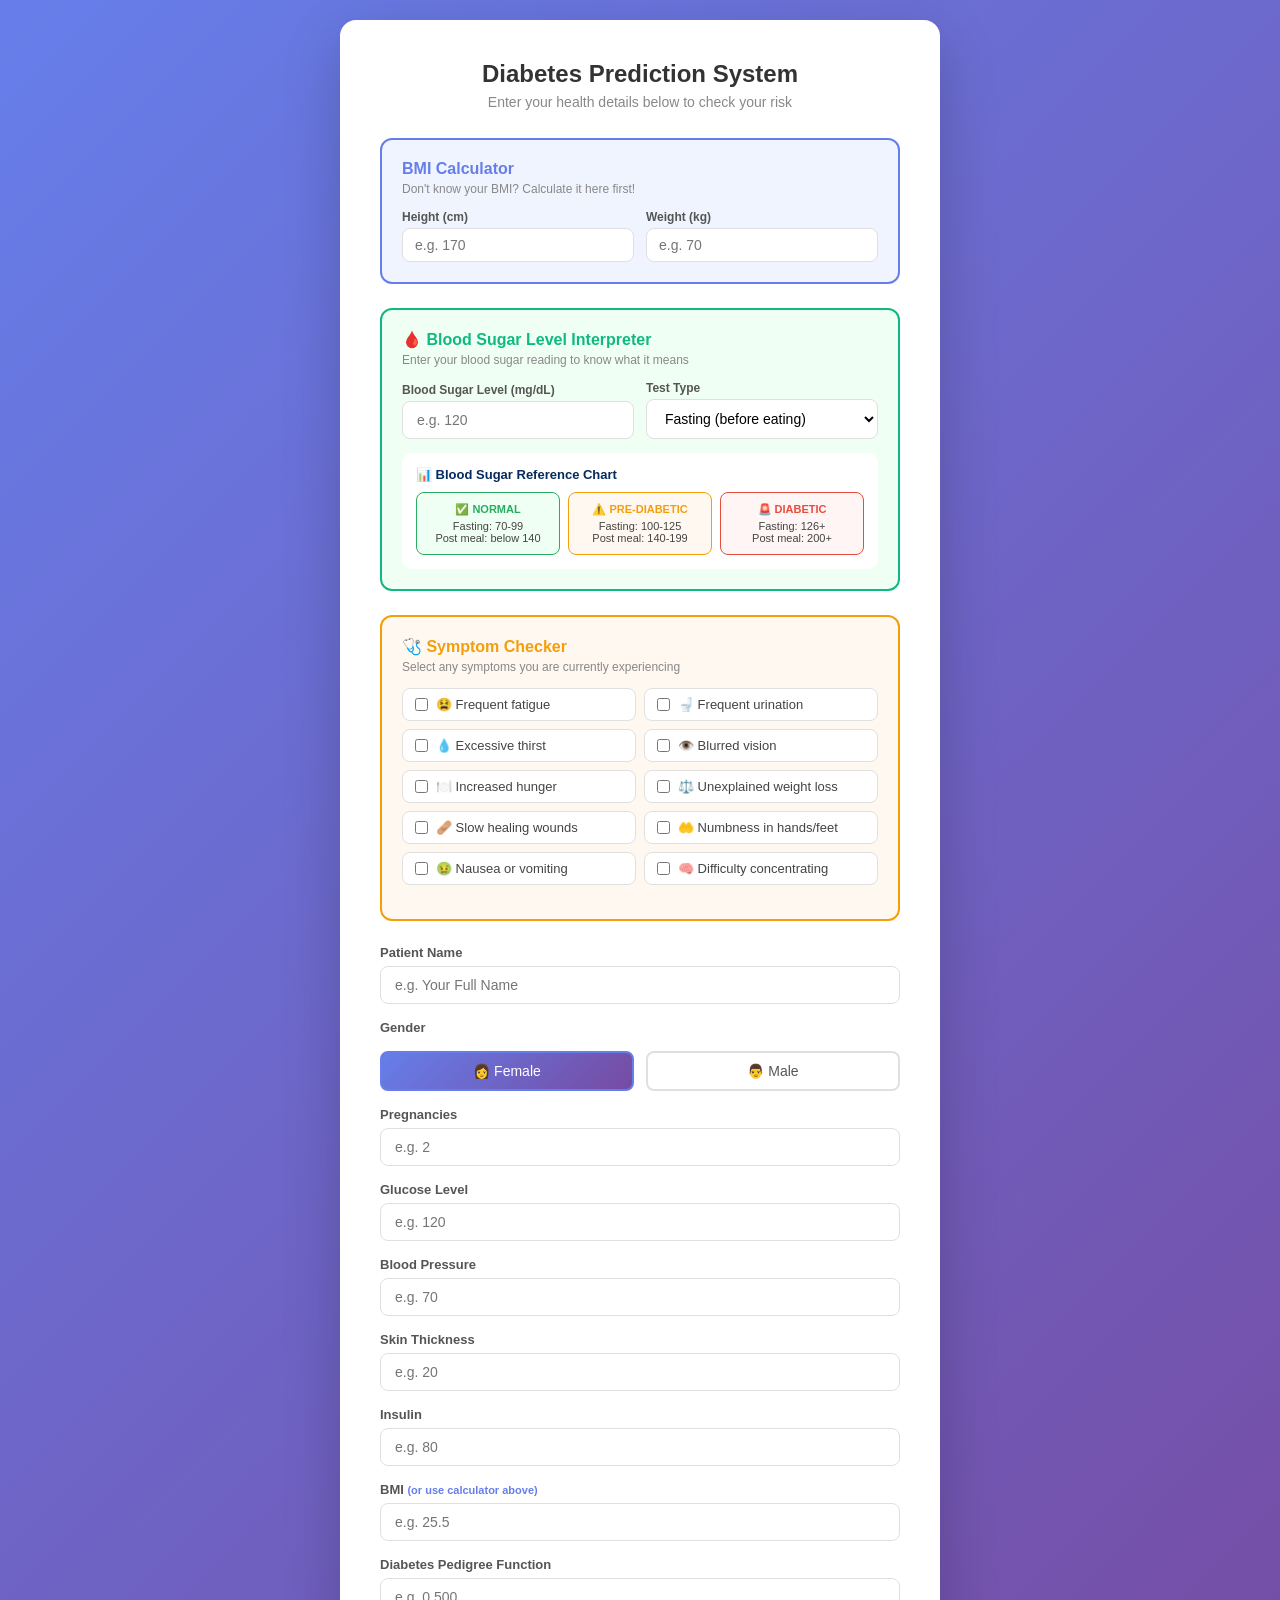
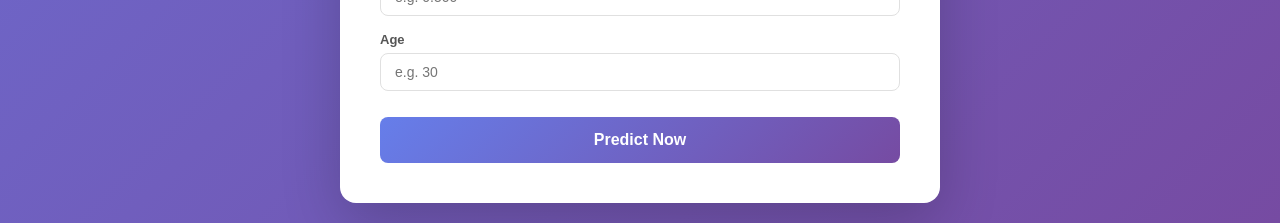
<file: templates/index.html>
<!DOCTYPE html>
<html lang="en">
<head>
  <meta charset="UTF-8">
  <meta name="viewport" content="width=device-width, initial-scale=1.0">
  <title>Diabetes Prediction System</title>
  <link rel="stylesheet" href="/static/style.css">
</head>
<body>
  <div class="container">
    <h1>Diabetes Prediction System</h1>
    <p class="subtitle">Enter your health details below to check your risk</p>

    <!-- BMI CALCULATOR -->
    <div style="background:#f0f4ff;border:2px solid #667eea;border-radius:12px;padding:20px;margin-bottom:24px;">
      <h3 style="color:#667eea;font-size:16px;margin:0 0 4px;">BMI Calculator</h3>
      <p style="font-size:12px;color:#888;margin:0 0 14px;">Don't know your BMI? Calculate it here first!</p>
      <div style="display:flex;gap:12px;">
        <div style="flex:1;">
          <label style="display:block;font-size:12px;font-weight:600;color:#555;margin-bottom:4px;">Height (cm)</label>
          <input type="number" id="height" placeholder="e.g. 170" oninput="calculateBMI()"
          style="width:100%;padding:8px 12px;border:1.5px solid #e0e0e0;border-radius:8px;font-size:14px;box-sizing:border-box;">
        </div>
        <div style="flex:1;">
          <label style="display:block;font-size:12px;font-weight:600;color:#555;margin-bottom:4px;">Weight (kg)</label>
          <input type="number" id="weight" placeholder="e.g. 70" oninput="calculateBMI()"
          style="width:100%;padding:8px 12px;border:1.5px solid #e0e0e0;border-radius:8px;font-size:14px;box-sizing:border-box;">
        </div>
      </div>
      <div id="bmi-result" style="display:none;margin-top:14px;background:white;border-radius:8px;padding:12px 16px;text-align:center;">
        <p style="font-size:14px;color:#333;margin:4px 0;">Your BMI: <strong id="bmi-value" style="font-size:22px;color:#667eea;">--</strong></p>
        <p id="bmi-category" style="font-size:14px;font-weight:600;margin:4px 0;"></p>
        <button type="button" onclick="useBMI()"
        style="margin-top:10px;padding:8px 20px;font-size:13px;background:#667eea;color:white;border:none;border-radius:8px;cursor:pointer;width:auto;">
          Use this BMI in form below
        </button>
      </div>
    </div>

    <!-- BLOOD SUGAR INTERPRETER -->
    <div style="background:#f0fff4;border:2px solid #10B981;border-radius:12px;padding:20px;margin-bottom:24px;">
      <h3 style="color:#10B981;font-size:16px;margin:0 0 4px;font-weight:700;">🩸 Blood Sugar Level Interpreter</h3>
      <p style="font-size:12px;color:#888;margin:0 0 14px;">Enter your blood sugar reading to know what it means</p>
      <div style="display:flex;gap:12px;align-items:flex-end;margin-bottom:14px;">
        <div style="flex:1;">
          <label style="display:block;font-size:12px;font-weight:600;color:#555;margin-bottom:4px;">Blood Sugar Level (mg/dL)</label>
          <input type="number" id="blood-sugar" placeholder="e.g. 120" oninput="interpretBloodSugar()"
          style="width:100%;padding:10px 14px;border:1.5px solid #e0e0e0;border-radius:8px;font-size:14px;box-sizing:border-box;">
        </div>
        <div style="flex:1;">
          <label style="display:block;font-size:12px;font-weight:600;color:#555;margin-bottom:4px;">Test Type</label>
          <select id="test-type" onchange="interpretBloodSugar()"
          style="width:100%;padding:10px 14px;border:1.5px solid #e0e0e0;border-radius:8px;font-size:14px;box-sizing:border-box;background:white;">
            <option value="fasting">Fasting (before eating)</option>
            <option value="postmeal">Post Meal (after eating)</option>
            <option value="random">Random</option>
          </select>
        </div>
      </div>
      <div id="sugar-result" style="display:none;border-radius:10px;padding:16px;text-align:center;">
        <div id="sugar-icon" style="font-size:32px;margin-bottom:8px;"></div>
        <div id="sugar-status" style="font-size:18px;font-weight:700;margin-bottom:6px;"></div>
        <div id="sugar-range" style="font-size:12px;color:#666;margin-bottom:10px;"></div>
        <div id="sugar-advice" style="font-size:13px;padding:10px;border-radius:8px;"></div>
      </div>
      <div style="background:white;border-radius:10px;padding:14px;margin-top:12px;">
        <h4 style="font-size:13px;font-weight:700;color:#062B5E;margin-bottom:10px;">📊 Blood Sugar Reference Chart</h4>
        <div style="display:grid;grid-template-columns:1fr 1fr 1fr;gap:8px;">
          <div style="background:#f0fff4;border-radius:8px;padding:10px;text-align:center;border:1px solid #27ae60;">
            <div style="font-size:11px;font-weight:700;color:#27ae60;margin-bottom:4px;">✅ NORMAL</div>
            <div style="font-size:11px;color:#444;">Fasting: 70-99</div>
            <div style="font-size:11px;color:#444;">Post meal: below 140</div>
          </div>
          <div style="background:#fff8f0;border-radius:8px;padding:10px;text-align:center;border:1px solid #F59E0B;">
            <div style="font-size:11px;font-weight:700;color:#F59E0B;margin-bottom:4px;">⚠️ PRE-DIABETIC</div>
            <div style="font-size:11px;color:#444;">Fasting: 100-125</div>
            <div style="font-size:11px;color:#444;">Post meal: 140-199</div>
          </div>
          <div style="background:#fff5f5;border-radius:8px;padding:10px;text-align:center;border:1px solid #e74c3c;">
            <div style="font-size:11px;font-weight:700;color:#e74c3c;margin-bottom:4px;">🚨 DIABETIC</div>
            <div style="font-size:11px;color:#444;">Fasting: 126+</div>
            <div style="font-size:11px;color:#444;">Post meal: 200+</div>
          </div>
        </div>
      </div>
    </div>

    <!-- SYMPTOM CHECKER -->
    <div style="background:#fff8f0;border:2px solid #F59E0B;border-radius:12px;padding:20px;margin-bottom:24px;">
      <h3 style="color:#F59E0B;font-size:16px;margin:0 0 4px;font-weight:700;">🩺 Symptom Checker</h3>
      <p style="font-size:12px;color:#888;margin:0 0 14px;">Select any symptoms you are currently experiencing</p>
      <div style="display:grid;grid-template-columns:1fr 1fr;gap:8px;margin-bottom:14px;">
        <label style="display:flex;align-items:center;gap:8px;background:white;padding:8px 12px;border-radius:8px;border:1px solid #e0e0e0;cursor:pointer;font-size:13px;color:#444;">
          <input type="checkbox" class="symptom-check" onchange="checkSymptoms()"> 😫 Frequent fatigue
        </label>
        <label style="display:flex;align-items:center;gap:8px;background:white;padding:8px 12px;border-radius:8px;border:1px solid #e0e0e0;cursor:pointer;font-size:13px;color:#444;">
          <input type="checkbox" class="symptom-check" onchange="checkSymptoms()"> 🚽 Frequent urination
        </label>
        <label style="display:flex;align-items:center;gap:8px;background:white;padding:8px 12px;border-radius:8px;border:1px solid #e0e0e0;cursor:pointer;font-size:13px;color:#444;">
          <input type="checkbox" class="symptom-check" onchange="checkSymptoms()"> 💧 Excessive thirst
        </label>
        <label style="display:flex;align-items:center;gap:8px;background:white;padding:8px 12px;border-radius:8px;border:1px solid #e0e0e0;cursor:pointer;font-size:13px;color:#444;">
          <input type="checkbox" class="symptom-check" onchange="checkSymptoms()"> 👁️ Blurred vision
        </label>
        <label style="display:flex;align-items:center;gap:8px;background:white;padding:8px 12px;border-radius:8px;border:1px solid #e0e0e0;cursor:pointer;font-size:13px;color:#444;">
          <input type="checkbox" class="symptom-check" onchange="checkSymptoms()"> 🍽️ Increased hunger
        </label>
        <label style="display:flex;align-items:center;gap:8px;background:white;padding:8px 12px;border-radius:8px;border:1px solid #e0e0e0;cursor:pointer;font-size:13px;color:#444;">
          <input type="checkbox" class="symptom-check" onchange="checkSymptoms()"> ⚖️ Unexplained weight loss
        </label>
        <label style="display:flex;align-items:center;gap:8px;background:white;padding:8px 12px;border-radius:8px;border:1px solid #e0e0e0;cursor:pointer;font-size:13px;color:#444;">
          <input type="checkbox" class="symptom-check" onchange="checkSymptoms()"> 🩹 Slow healing wounds
        </label>
        <label style="display:flex;align-items:center;gap:8px;background:white;padding:8px 12px;border-radius:8px;border:1px solid #e0e0e0;cursor:pointer;font-size:13px;color:#444;">
          <input type="checkbox" class="symptom-check" onchange="checkSymptoms()"> 🤲 Numbness in hands/feet
        </label>
        <label style="display:flex;align-items:center;gap:8px;background:white;padding:8px 12px;border-radius:8px;border:1px solid #e0e0e0;cursor:pointer;font-size:13px;color:#444;">
          <input type="checkbox" class="symptom-check" onchange="checkSymptoms()"> 🤢 Nausea or vomiting
        </label>
        <label style="display:flex;align-items:center;gap:8px;background:white;padding:8px 12px;border-radius:8px;border:1px solid #e0e0e0;cursor:pointer;font-size:13px;color:#444;">
          <input type="checkbox" class="symptom-check" onchange="checkSymptoms()"> 🧠 Difficulty concentrating
        </label>
      </div>
      <div id="symptom-result" style="display:none;border-radius:8px;padding:12px 16px;margin-top:8px;text-align:center;">
        <p id="symptom-text" style="font-size:14px;font-weight:600;margin:0;"></p>
        <p id="symptom-advice" style="font-size:12px;margin:6px 0 0;"></p>
      </div>
    </div>

    <!-- PREDICTION FORM -->
    <form action="/predict" method="POST">
      <div class="form-group">
        <label>Patient Name</label>
        <input type="text" name="patient_name" placeholder="e.g. Your Full Name" required>
      </div>

      <div class="form-group">
        <label>Gender</label>
        <div style="display:flex;gap:12px;margin-top:4px;">
          <button type="button" id="btn-female" onclick="selectGender('female')"
          style="flex:1;padding:10px;font-size:14px;border:2px solid #667eea;border-radius:8px;background:linear-gradient(135deg,#667eea,#764ba2);color:white;cursor:pointer;font-weight:500;">
            👩 Female
          </button>
          <button type="button" id="btn-male" onclick="selectGender('male')"
          style="flex:1;padding:10px;font-size:14px;border:2px solid #e0e0e0;border-radius:8px;background:white;color:#555;cursor:pointer;font-weight:500;">
            👨 Male
          </button>
        </div>
      </div>

      <div class="form-group" id="pregnancies-group">
        <label>Pregnancies</label>
        <input type="number" name="pregnancies" id="pregnancies" placeholder="e.g. 2" min="0" required>
      </div>
      <div class="form-group">
        <label>Glucose Level</label>
        <input type="number" name="glucose" placeholder="e.g. 120" min="0" required>
      </div>
      <div class="form-group">
        <label>Blood Pressure</label>
        <input type="number" name="bloodpressure" placeholder="e.g. 70" min="0" required>
      </div>
      <div class="form-group">
        <label>Skin Thickness</label>
        <input type="number" name="skinthickness" placeholder="e.g. 20" min="0" required>
      </div>
      <div class="form-group">
        <label>Insulin</label>
        <input type="number" name="insulin" placeholder="e.g. 80" min="0" required>
      </div>
      <div class="form-group">
        <label>BMI <span style="font-size:11px;color:#667eea;">(or use calculator above)</span></label>
        <input type="number" step="0.1" name="bmi" id="bmi-input" placeholder="e.g. 25.5" min="0" required>
      </div>
      <div class="form-group">
        <label>Diabetes Pedigree Function</label>
        <input type="number" step="0.001" name="dpf" placeholder="e.g. 0.500" min="0" required>
      </div>
      <div class="form-group">
        <label>Age</label>
        <input type="number" name="age" placeholder="e.g. 30" min="0" required>
      </div>
      <button type="submit">Predict Now</button>
    </form>
  </div>

  <script>
    function interpretBloodSugar() {
      var sugar = parseFloat(document.getElementById('blood-sugar').value);
      var testType = document.getElementById('test-type').value;
      var resultDiv = document.getElementById('sugar-result');
      var iconEl = document.getElementById('sugar-icon');
      var statusEl = document.getElementById('sugar-status');
      var rangeEl = document.getElementById('sugar-range');
      var adviceEl = document.getElementById('sugar-advice');

      if (!sugar || sugar <= 0) {
        resultDiv.style.display = 'none';
        return;
      }

      resultDiv.style.display = 'block';
      var status, icon, color, bg, range, advice;

      if (testType === 'fasting') {
        if (sugar < 70) {
          status = 'LOW BLOOD SUGAR'; icon = '⬇️'; color = '#3498db'; bg = '#e8f4fd';
          range = 'Normal fasting range: 70-99 mg/dL';
          advice = 'Your blood sugar is too low! Eat something sweet immediately. Consult your doctor.';
        } else if (sugar <= 99) {
          status = 'NORMAL'; icon = '✅'; color = '#27ae60'; bg = '#f0fff4';
          range = 'Normal fasting range: 70-99 mg/dL';
          advice = 'Your fasting blood sugar is normal. Keep maintaining a healthy lifestyle!';
        } else if (sugar <= 125) {
          status = 'PRE-DIABETIC'; icon = '⚠️'; color = '#f39c12'; bg = '#fff8f0';
          range = 'Pre-diabetic fasting range: 100-125 mg/dL';
          advice = 'You are in the pre-diabetic range. Consult a doctor and make lifestyle changes immediately.';
        } else {
          status = 'DIABETIC RANGE'; icon = '🚨'; color = '#e74c3c'; bg = '#fff5f5';
          range = 'Diabetic fasting range: 126+ mg/dL';
          advice = 'Your blood sugar is in the diabetic range. Please consult a doctor immediately.';
        }
      } else if (testType === 'postmeal') {
        if (sugar < 140) {
          status = 'NORMAL'; icon = '✅'; color = '#27ae60'; bg = '#f0fff4';
          range = 'Normal post meal range: below 140 mg/dL';
          advice = 'Your post meal blood sugar is normal. Keep maintaining your healthy diet!';
        } else if (sugar <= 199) {
          status = 'PRE-DIABETIC'; icon = '⚠️'; color = '#f39c12'; bg = '#fff8f0';
          range = 'Pre-diabetic post meal range: 140-199 mg/dL';
          advice = 'You are in the pre-diabetic range. Reduce carbohydrates and consult a doctor.';
        } else {
          status = 'DIABETIC RANGE'; icon = '🚨'; color = '#e74c3c'; bg = '#fff5f5';
          range = 'Diabetic post meal range: 200+ mg/dL';
          advice = 'Your post meal blood sugar is very high. Please consult a doctor immediately.';
        }
      } else {
        if (sugar < 140) {
          status = 'NORMAL'; icon = '✅'; color = '#27ae60'; bg = '#f0fff4';
          range = 'Normal random range: below 140 mg/dL';
          advice = 'Your random blood sugar reading is normal. Keep maintaining a healthy lifestyle!';
        } else if (sugar <= 199) {
          status = 'BORDERLINE'; icon = '⚠️'; color = '#f39c12'; bg = '#fff8f0';
          range = 'Borderline random range: 140-199 mg/dL';
          advice = 'Your blood sugar is borderline. Please do a fasting test and consult your doctor.';
        } else {
          status = 'DIABETIC RANGE'; icon = '🚨'; color = '#e74c3c'; bg = '#fff5f5';
          range = 'Diabetic random range: 200+ mg/dL';
          advice = 'Your random blood sugar is very high. Please consult a doctor immediately.';
        }
      }

      resultDiv.style.background = bg;
      resultDiv.style.border = '1.5px solid ' + color;
      iconEl.textContent = icon;
      statusEl.textContent = status;
      statusEl.style.color = color;
      rangeEl.textContent = range;
      adviceEl.textContent = advice;
      adviceEl.style.background = 'white';
      adviceEl.style.color = '#444';
    }

    function selectGender(gender) {
      var femaleBtn = document.getElementById('btn-female');
      var maleBtn = document.getElementById('btn-male');
      var pregGroup = document.getElementById('pregnancies-group');
      var pregInput = document.getElementById('pregnancies');

      if (gender === 'male') {
        maleBtn.style.background = 'linear-gradient(135deg,#667eea,#764ba2)';
        maleBtn.style.color = 'white';
        maleBtn.style.borderColor = '#667eea';
        femaleBtn.style.background = 'white';
        femaleBtn.style.color = '#555';
        femaleBtn.style.borderColor = '#e0e0e0';
        pregGroup.style.display = 'none';
        pregInput.value = 0;
        pregInput.required = false;
      } else {
        femaleBtn.style.background = 'linear-gradient(135deg,#667eea,#764ba2)';
        femaleBtn.style.color = 'white';
        femaleBtn.style.borderColor = '#667eea';
        maleBtn.style.background = 'white';
        maleBtn.style.color = '#555';
        maleBtn.style.borderColor = '#e0e0e0';
        pregGroup.style.display = 'block';
        pregInput.value = '';
        pregInput.required = true;
      }
    }

    function checkSymptoms() {
      var checked = document.querySelectorAll('.symptom-check:checked').length;
      var resultDiv = document.getElementById('symptom-result');
      var textEl = document.getElementById('symptom-text');
      var adviceEl = document.getElementById('symptom-advice');

      if (checked === 0) { resultDiv.style.display = 'none'; return; }
      resultDiv.style.display = 'block';

      if (checked <= 2) {
        resultDiv.style.background = '#f0fff4';
        resultDiv.style.border = '1.5px solid #27ae60';
        textEl.style.color = '#27ae60';
        textEl.textContent = '✅ Low Symptom Count (' + checked + ' symptoms)';
        adviceEl.style.color = '#555';
        adviceEl.textContent = 'You have few symptoms. Still fill the form below for accurate prediction.';
      } else if (checked <= 5) {
        resultDiv.style.background = '#fff8f0';
        resultDiv.style.border = '1.5px solid #F59E0B';
        textEl.style.color = '#F59E0B';
        textEl.textContent = '⚠️ Moderate Symptom Count (' + checked + ' symptoms)';
        adviceEl.style.color = '#555';
        adviceEl.textContent = 'You have moderate symptoms. Please fill the prediction form below immediately.';
      } else {
        resultDiv.style.background = '#fff5f5';
        resultDiv.style.border = '1.5px solid #e74c3c';
        textEl.style.color = '#e74c3c';
        textEl.textContent = '🚨 High Symptom Count (' + checked + ' symptoms)';
        adviceEl.style.color = '#555';
        adviceEl.textContent = 'You have many diabetes symptoms! Fill the form below and consult a doctor immediately.';
      }
    }

    function calculateBMI() {
      var height = parseFloat(document.getElementById('height').value);
      var weight = parseFloat(document.getElementById('weight').value);
      if (height > 0 && weight > 0) {
        var bmi = weight / ((height/100) * (height/100));
        var bmiRounded = Math.round(bmi * 10) / 10;
        document.getElementById('bmi-value').textContent = bmiRounded;
        document.getElementById('bmi-result').style.display = 'block';
        var category = '', color = '';
        if (bmi < 18.5) { category = 'Underweight'; color = '#3498db'; }
        else if (bmi < 25) { category = 'Normal weight'; color = '#27ae60'; }
        else if (bmi < 30) { category = 'Overweight'; color = '#f39c12'; }
        else { category = 'Obese'; color = '#e74c3c'; }
        var catEl = document.getElementById('bmi-category');
        catEl.textContent = category;
        catEl.style.color = color;
      } else {
        document.getElementById('bmi-result').style.display = 'none';
      }
    }

    function useBMI() {
      var bmiValue = document.getElementById('bmi-value').textContent;
      document.getElementById('bmi-input').value = bmiValue;
      alert('BMI ' + bmiValue + ' has been added to the form!');
    }
  </script>
</body>
</html>
</file>
<file: static/style.css>
* {
  margin: 0;
  padding: 0;
  box-sizing: border-box;
}

body {
  font-family: 'Segoe UI', Arial, sans-serif;
  background: linear-gradient(135deg, #667eea 0%, #764ba2 100%);
  min-height: 100vh;
  display: flex;
  align-items: center;
  justify-content: center;
  padding: 20px;
}

.container {
  background: white;
  max-width: 600px;
  width: 100%;
  padding: 40px;
  border-radius: 16px;
  box-shadow: 0 20px 60px rgba(0,0,0,0.2);
}

h1 {
  font-size: 24px;
  color: #333;
  margin-bottom: 6px;
  text-align: center;
}

.subtitle {
  text-align: center;
  color: #888;
  font-size: 14px;
  margin-bottom: 28px;
}

.form-group {
  margin-bottom: 16px;
}

.form-group label {
  display: block;
  font-size: 13px;
  font-weight: 600;
  color: #555;
  margin-bottom: 6px;
}

.form-group input {
  width: 100%;
  padding: 10px 14px;
  border: 1.5px solid #e0e0e0;
  border-radius: 8px;
  font-size: 14px;
  color: #333;
  transition: border 0.2s;
}

.form-group input:focus {
  outline: none;
  border-color: #667eea;
}

button {
  width: 100%;
  padding: 14px;
  background: linear-gradient(135deg, #667eea, #764ba2);
  color: white;
  border: none;
  border-radius: 8px;
  font-size: 16px;
  font-weight: 600;
  cursor: pointer;
  margin-top: 10px;
  transition: opacity 0.2s;
}

button:hover {
  opacity: 0.9;
}

.result-box {
  text-align: center;
}

.result-icon {
  margin-bottom: 20px;
}

.icon-danger {
  width: 70px;
  height: 70px;
  background: #ffe5e5;
  color: #e74c3c;
  border-radius: 50%;
  font-size: 36px;
  font-weight: bold;
  display: flex;
  align-items: center;
  justify-content: center;
  margin: 0 auto;
}

.icon-safe {
  width: 70px;
  height: 70px;
  background: #e5f9ee;
  color: #27ae60;
  border-radius: 50%;
  font-size: 36px;
  font-weight: bold;
  display: flex;
  align-items: center;
  justify-content: center;
  margin: 0 auto;
}

.text-danger {
  color: #e74c3c;
  font-size: 32px;
  margin: 10px 0;
}

.text-safe {
  color: #27ae60;
  font-size: 32px;
  margin: 10px 0;
}

.confidence-box {
  background: #f8f8f8;
  border-radius: 10px;
  padding: 16px;
  margin: 20px 0;
}

.confidence-box p {
  font-size: 13px;
  color: #888;
  margin-bottom: 8px;
}

.confidence-bar {
  background: #e0e0e0;
  border-radius: 20px;
  height: 10px;
  overflow: hidden;
}

.confidence-fill {
  height: 100%;
  background: linear-gradient(90deg, #667eea, #764ba2);
  border-radius: 20px;
}

.confidence-num {
  font-size: 20px;
  font-weight: 700;
  color: #667eea;
  margin-top: 8px;
}

.tips {
  background: #f0f4ff;
  border-left: 4px solid #667eea;
  border-radius: 0 8px 8px 0;
  padding: 14px;
  margin: 16px 0;
  text-align: left;
  font-size: 14px;
  color: #555;
}

.btn-back {
  display: inline-block;
  margin-top: 10px;
  padding: 12px 32px;
  background: linear-gradient(135deg, #667eea, #764ba2);
  color: white;
  text-decoration:
  .tips-section {
  text-align: left;
  border-radius: 12px;
  padding: 20px 24px;
  margin: 20px 0;
}

.tips-section h3 {
  font-size: 16px;
  font-weight: 700;
  margin-bottom: 14px;
}

.danger-tips {
  background: #fff5f5;
  border-left: 4px solid #e74c3c;
}

.danger-tips h3 {
  color: #e74c3c;
}

.safe-tips {
  background: #f0fff4;
  border-left: 4px solid #27ae60;
}

.safe-tips h3 {
  color: #27ae60;
}

.tips-section ul {
  list-style: none;
  padding: 0;
  margin: 0;
}

.tips-section ul li {
  display: flex;
  align-items: flex-start;
  gap: 10px;
  padding: 8px 0;
  border-bottom: 0.5px solid rgba(0,0,0,0.06);
  font-size: 13px;
  color: #444;
  line-height: 1.6;
}

.tips-section ul li:last-child {
  border-bottom: none;
}

.tip-icon {
  font-size: 16px;
  flex-shrink: 0;
  margin-top: 2px;
}
.bmi-calculator {
  background: #f0f4ff !important;
  border: 1.5px solid #667eea !important;
  border-radius: 12px;
  padding: 20px;
  margin-bottom: 24px;
}

.bmi-calculator h3 {
  color: #667eea;
  font-size: 16px;
  margin-bottom: 4px;
}

.bmi-subtitle {
  font-size: 12px;
  color: #888;
  margin-bottom: 14px;
}

.bmi-inputs {
  display: flex;
  gap: 12px;
}

.bmi-field {
  flex: 1;
}

.bmi-field label {
  display: block;
  font-size: 12px;
  font-weight: 600;
  color: #555;
  margin-bottom: 4px;
}

.bmi-field input {
  width: 100%;
  padding: 8px 12px;
  border: 1.5px solid #e0e0e0;
  border-radius: 8px;
  font-size: 14px;
  box-sizing: border-box;
}

.bmi-result {
  margin-top: 14px;
  background: white;
  border-radius: 8px;
  padding: 12px 16px;
  text-align: center;
}

.bmi-result p {
  font-size: 14px;
  color: #333;
  margin: 4px 0;
}

.bmi-result strong {
  font-size: 22px;
  color: #667eea;
}

.bmi-category {
  font-size: 14px;
  font-weight: 600;
  margin: 4px 0;
}

.bmi-result button {
  margin-top: 10px;
  padding: 8px 20px;
  font-size: 13px;
  background: #667eea;
  color: white;
  border: none;
  border-radius: 8px;
  cursor: pointer;
  width: auto;
}

.bmi-hint {
  font-size: 11px;
  color: #667eea;
  font-weight: 400;
}
.risk-level {
  margin: 16px 0;
  text-align: center;
}

.risk-badge {
  display: inline-block;
  padding: 10px 28px;
  border-radius: 30px;
  font-size: 16px;
  font-weight: 700;
  letter-spacing: 1px;
  margin-bottom: 8px;
}

.risk-low {
  background: #e5f9ee;
  color: #27ae60;
  border: 2px solid #27ae60;
}

.risk-medium {
  background: #fff8e5;
  color: #f39c12;
  border: 2px solid #f39c12;
}

.risk-high {
  background: #fff0f0;
  color: #e74c3c;
  border: 2px solid #e74c3c;
}

.risk-desc {
  font-size: 13px;
  color: #666;
  margin: 0;
}
.btn-download {
  display: inline-block;
  width: 100%;
  padding: 12px 32px;
  background: linear-gradient(135deg, #10B981, #059669);
  color: white;
  border: none;
  border-radius: 8px;
  font-size: 15px;
  font-weight: 600;
  cursor: pointer;
  margin-bottom: 10px;
  transition: opacity 0.2s;
}

.btn-download:hover {
  opacity: 0.9;
}
.gender-buttons {
  display: flex;
  gap: 12px;
  margin-top: 4px;
}

.gender-btn {
  flex: 1;
  padding: 10px;
  font-size: 14px;
  border: 2px solid #e0e0e0;
  border-radius: 8px;
  background: white;
  color: #555;
  cursor: pointer;
  font-weight: 500;
  transition: all 0.2s;
  width: auto;
}

.gender-btn.active {
  background: linear-gradient(135deg, #667eea, #764ba2);
  color: white;
  border-color: transparent;
}

.gender-btn:hover {
  opacity: 0.9;
}
.diet-section {
  text-align: left;
  margin: 20px 0;
  background: var(--diet-bg, #f8f9ff);
  border-radius: 12px;
  padding: 20px;
}

.diet-section h3 {
  font-size: 18px;
  color: #062B5E;
  font-weight: 700;
  margin-bottom: 6px;
  text-align: center;
}

.diet-subtitle {
  font-size: 13px;
  color: #888;
  text-align: center;
  margin-bottom: 16px;
}


  .diet-grid {
  display: flex !important;
  gap: 12px !important;
  margin-bottom: 16px !important;
}

.diet-card {
  flex: 1;
  border-radius: 10px;
  padding: 14px;
}

.diet-card h4 {
  font-size: 13px;
  font-weight: 700;
  margin-bottom: 10px;
}

.diet-card ul {
  list-style: none;
  padding: 0;
  margin: 0;
}

.diet-card ul li {
  font-size: 12px;
  color: #444;
  padding: 5px 0;
  border-bottom: 0.5px solid rgba(0,0,0,0.06);
  line-height: 1.5;
}

.diet-card ul li:last-child {
  border-bottom: none;
}

.eat {
  background: #f0fff4 !important;
  border: 1.5px solid #27ae60 !important;
}

.eat h4 {
  color: #27ae60;
}

.avoid {
  background: #fff5f5 !important;
  border: 1.5px solid #e74c3c !important;
}

.avoid h4 {
  color: #e74c3c;
}

.meal-plan {
  background: white;
  border-radius: 10px;
  padding: 14px;
  border: 1px solid #e0e0e0;
}

.meal-plan h4 {
  font-size: 14px;
  font-weight: 700;
  color: #062B5E;
  margin-bottom: 12px;
  text-align: center;
}

.meal-grid {
  display: grid !important;
  grid-template-columns: 1fr 1fr !important;
  gap: 8px !important;
}

.meal-card {
  background: #f8f9ff;
  border-radius: 8px;
  padding: 10px 12px;
  border-left: 3px solid #667eea;
}

.meal-time {
  font-size: 12px;
  font-weight: 700;
  color: #667eea;
  margin-bottom: 4px;
}

.meal-items {
  font-size: 11px;
  color: #555;
  line-height: 1.5;
}
</file>
